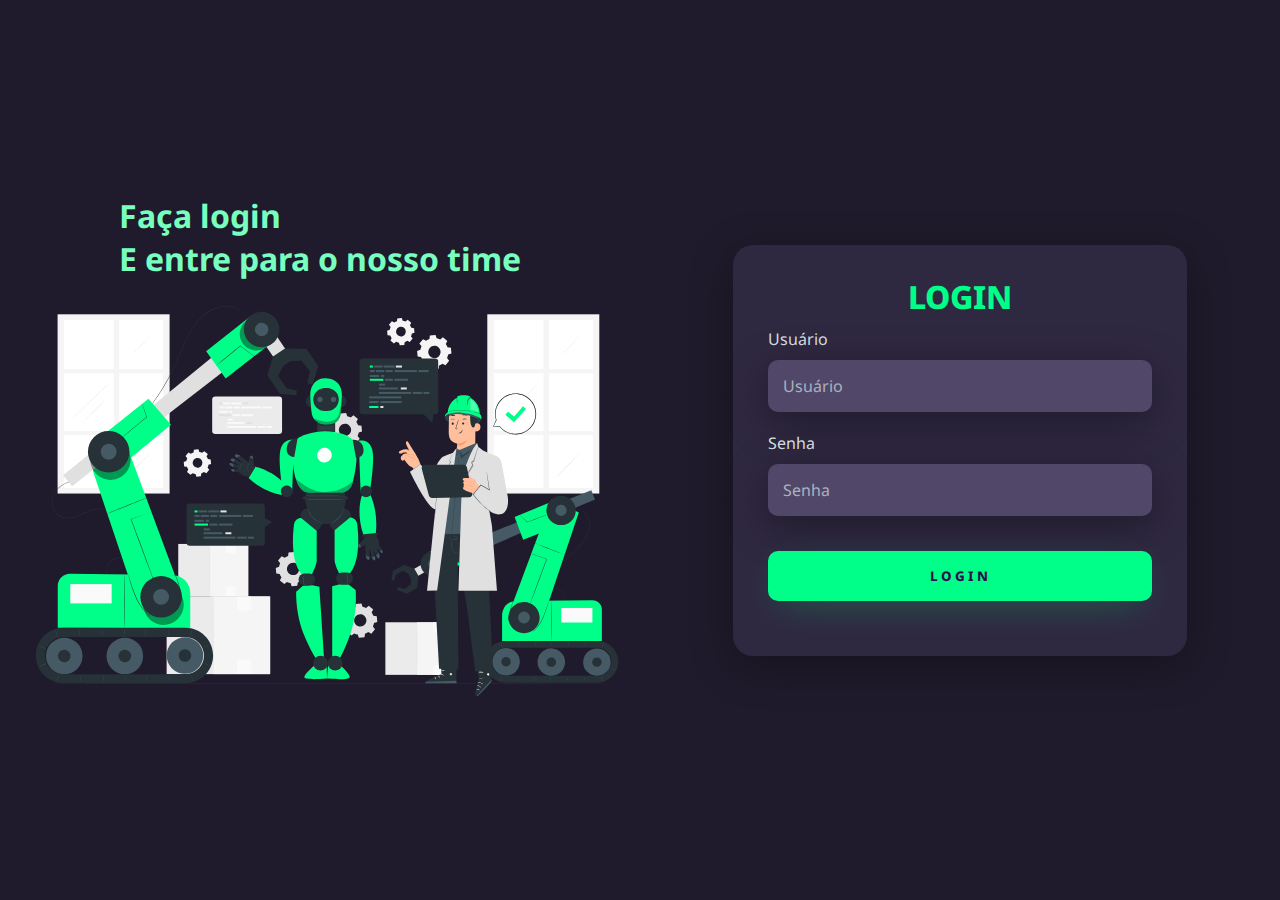
<file: log.html>
<!DOCTYPE html>
<html lang="en">

<head>
    <meta charset="UTF-8">
    <meta name="viewport" content="width=device-width, initial-scale=1.0">
    <link rel="stylesheet" href="log.css">
    <title>Document</title>
</head>

<body>
    <div class="main-login">
        <div class="left-login">
            <h1>Faça login<br> E entre para o nosso time</h1>
            <img src="robo.svg" alt="robo">
        </div>
       
        <div class="right-login">
            <div class="card-login">
                <h1>LOGIN</h1>
                <div class="textfield">
                    <label for="usuario">Usuário</label>
                    <input type="text" name="usuario" placeholder="Usuário">
                </div>
                <div class="textfield">
                    <label for="senha">Senha</label>
                    <input type="password" name="senha" placeholder="Senha">
                </div>
                <button class="btn-login">Login</button>
            </div>
        </div>
    </div>
</body>

</html>
</file>
<file: log.css>
@import url('https://fonts.googleapis.com/css2?family=Noto+Sans:ital,wght@0,100..900;1,100..900&display=swap');
*{
    margin: 0;
    font-family: "Noto Sans", sans-serif;
}

.main-login{
    width: 100vw;
    height: 100vh;
    background: #201b2c;
    display: flex;
    justify-content: center;
    align-items: center;
}

.left-login{
    width: 50vw;
    height: 100vh;
    display: flex;
    justify-content: center;
    align-items: center;
    flex-direction: column;
}

.left-login > h1{
    color: #77ffc0;
}

.left-login-img{
    width: 35vw;
}

.right-login{
    width: 50vw;
    height: 100vh;
    display: flex;
    justify-content: center;
    align-items: center;
}

.card-login{
    width: 60%;
    display: flex;
    justify-content: center;
    align-items: center;
    flex-direction: column;
    padding: 30px 35px;
    background: #2f2841;
    border-radius: 20px;
    box-shadow: 0px 10px 40px #00000056;
}

.card-login > h1 {
    color: #00ff88;
    font-weight: 800;
    margin: 0;
}

.textfield{
    width: 100%;
    display: flex;
    flex-direction: column;
    align-items: flex-start;
    justify-content: center;
    margin: 10px 0px;

}

.textfield > input {
    width: 100%;
    border: none;
    border-radius: 10px;
    padding: 15px;
    background: #514869;
    color: #f0ffffde;
    font-size: 12pt;
    box-shadow: 0px 10px 40px #00000056 ;
    outline: none;
    box-sizing: border-box;
}

.textfield > label{
    color: #f0ffffde;
    margin-bottom: 10px;
}

.textfield > input::placeholder{
    color: #f0ffff94;
}

.btn-login{
    width: 100%;
    padding: 16px 0px;
    margin: 25px;
    border: none;
    border-radius: 10px;
    text-transform: uppercase;
    font-weight: 800;
    letter-spacing: 3px;
    color: #2b134b;
    background: #00ff88;
    cursor: pointer;
    box-shadow: 0px 10px 40px -12px #00ff8052;
}
</file>
